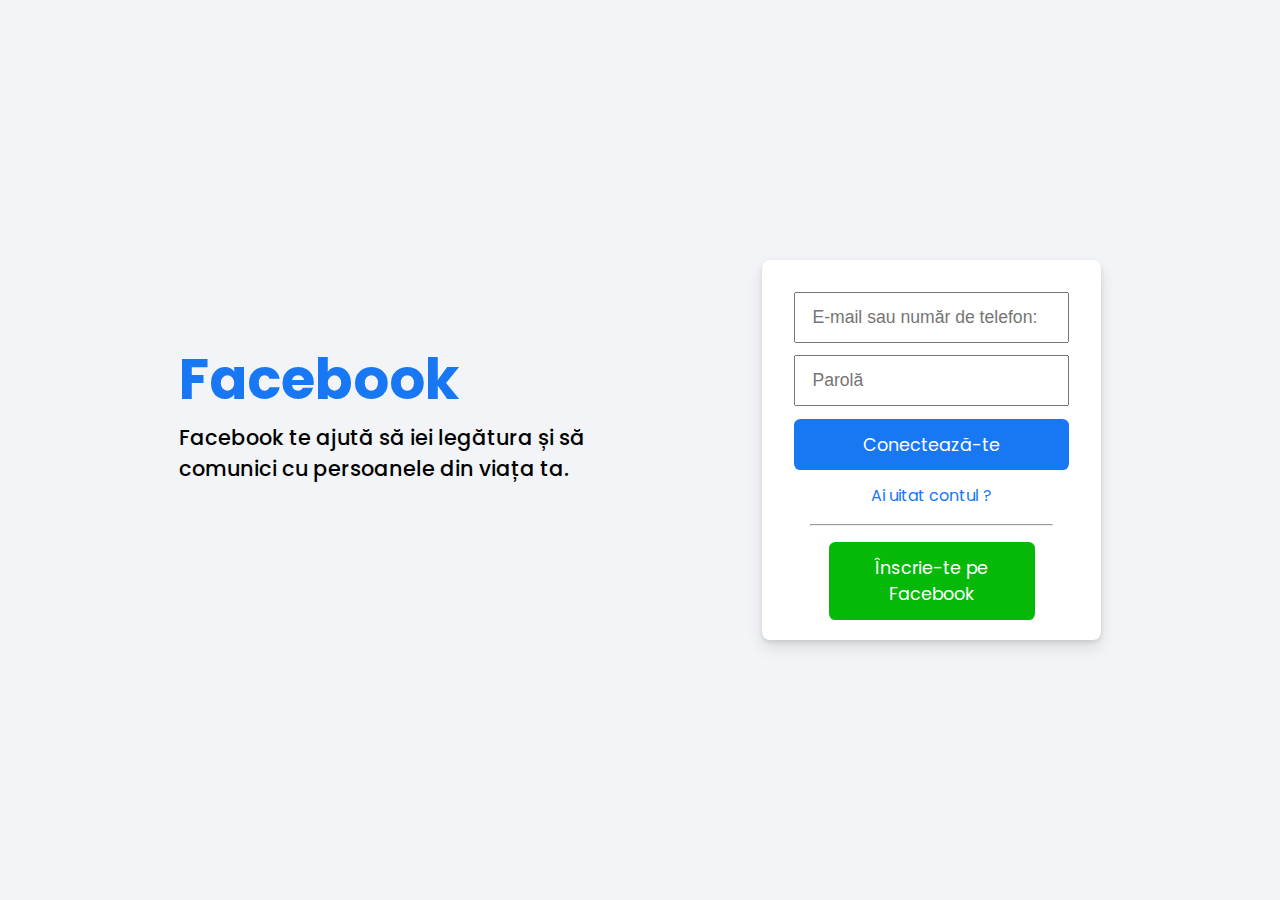
<file: index.html>
<html lang="en">
  <head>
    <meta charset="UTF-8" />
    <meta http-equiv="X-UA-Compatible" content="IE=edge" />
    <meta name="viewport" content="width=device-width, initial-scale=1.0" />
    <title>Facebook Login Page</title>
    <link rel="stylesheet" href="styles.css" />
  </head>
  <body>
    <div class="content">
      <div class="flex-div">
        <div class="name-content">
          <h1 class="logo">Facebook</h1>
          <p>Facebook te ajută să iei legătura și să comunici cu persoanele din viața ta.</p>
        </div>
          <form>
            <input type="text" placeholder="E-mail sau număr de telefon:" required />
            <input type="password" placeholder="Parolă" required>
            <td><a href="Alexandru Ioan Cuza.html" <button class="login">Conectează-te</button> </a></td>
            <a href="#">Ai uitat contul ?</a>
            <hr>
            <td><a href="links.html" <button class="create-account">Înscrie-te pe Facebook</button> </a></td>
          </form>
      </div>
    </div>
  </body>
</html>
</file>
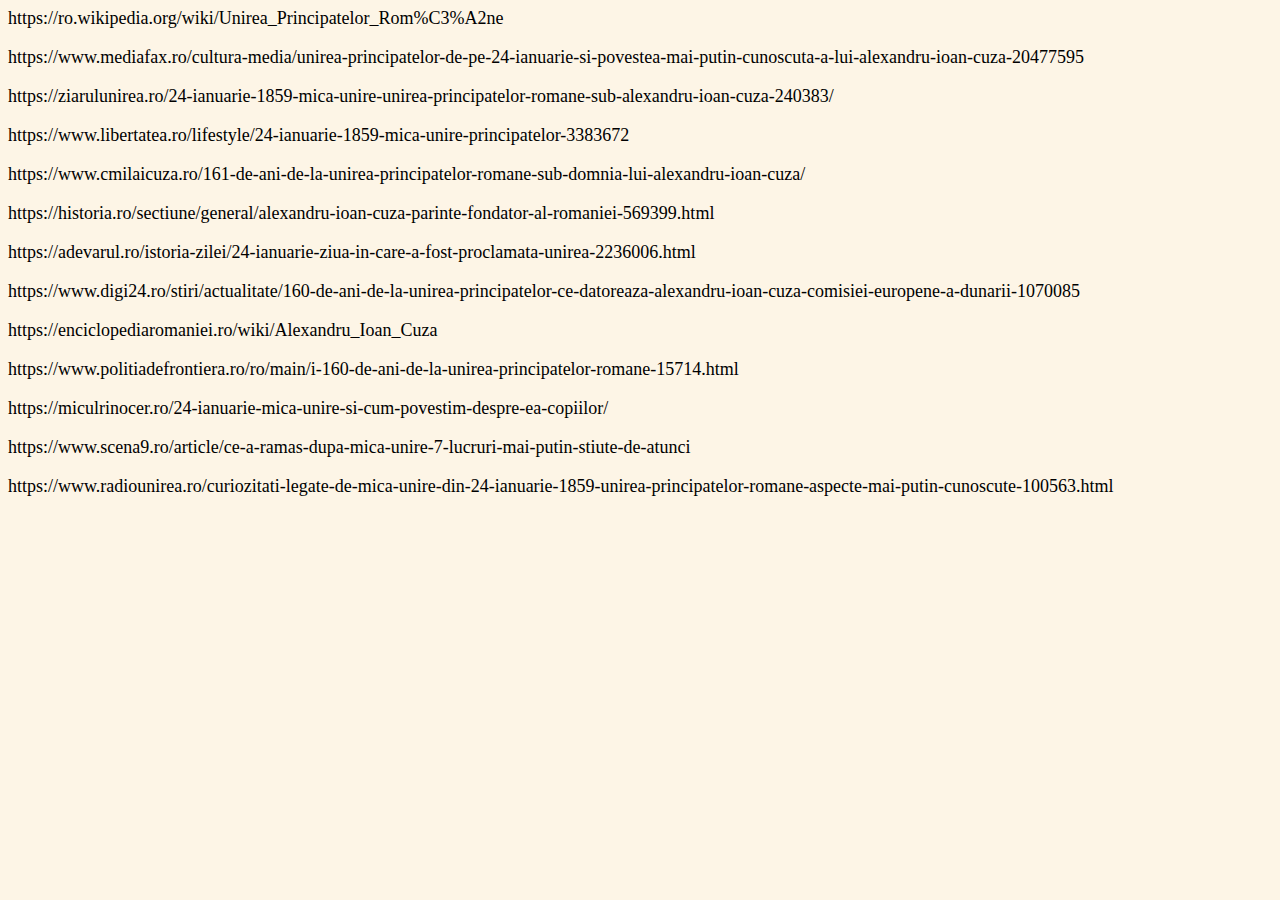
<file: links.html>
<html>
  <title> Bibliografie istorică </title>
  
<body bgcolor="OldLace">
<font size="4">
	<p>https://ro.wikipedia.org/wiki/Unirea_Principatelor_Rom%C3%A2ne</p>
	<p>https://www.mediafax.ro/cultura-media/unirea-principatelor-de-pe-24-ianuarie-si-povestea-mai-putin-cunoscuta-a-lui-alexandru-ioan-cuza-20477595</p>
	<p>https://ziarulunirea.ro/24-ianuarie-1859-mica-unire-unirea-principatelor-romane-sub-alexandru-ioan-cuza-240383/</p>
	<p>https://www.libertatea.ro/lifestyle/24-ianuarie-1859-mica-unire-principatelor-3383672</p>
	<p>https://www.cmilaicuza.ro/161-de-ani-de-la-unirea-principatelor-romane-sub-domnia-lui-alexandru-ioan-cuza/</p>
	<p>https://historia.ro/sectiune/general/alexandru-ioan-cuza-parinte-fondator-al-romaniei-569399.html</p>
	<p>https://adevarul.ro/istoria-zilei/24-ianuarie-ziua-in-care-a-fost-proclamata-unirea-2236006.html</p>
	<p>https://www.digi24.ro/stiri/actualitate/160-de-ani-de-la-unirea-principatelor-ce-datoreaza-alexandru-ioan-cuza-comisiei-europene-a-dunarii-1070085</p>
	<p>https://enciclopediaromaniei.ro/wiki/Alexandru_Ioan_Cuza</p>
	<p>https://www.politiadefrontiera.ro/ro/main/i-160-de-ani-de-la-unirea-principatelor-romane-15714.html</p>
	<p>https://miculrinocer.ro/24-ianuarie-mica-unire-si-cum-povestim-despre-ea-copiilor/</p>
	<p>https://www.scena9.ro/article/ce-a-ramas-dupa-mica-unire-7-lucruri-mai-putin-stiute-de-atunci</p>
	<p>https://www.radiounirea.ro/curiozitati-legate-de-mica-unire-din-24-ianuarie-1859-unirea-principatelor-romane-aspecte-mai-putin-cunoscute-100563.html</p>
</font>
</body>
</html>
</file>
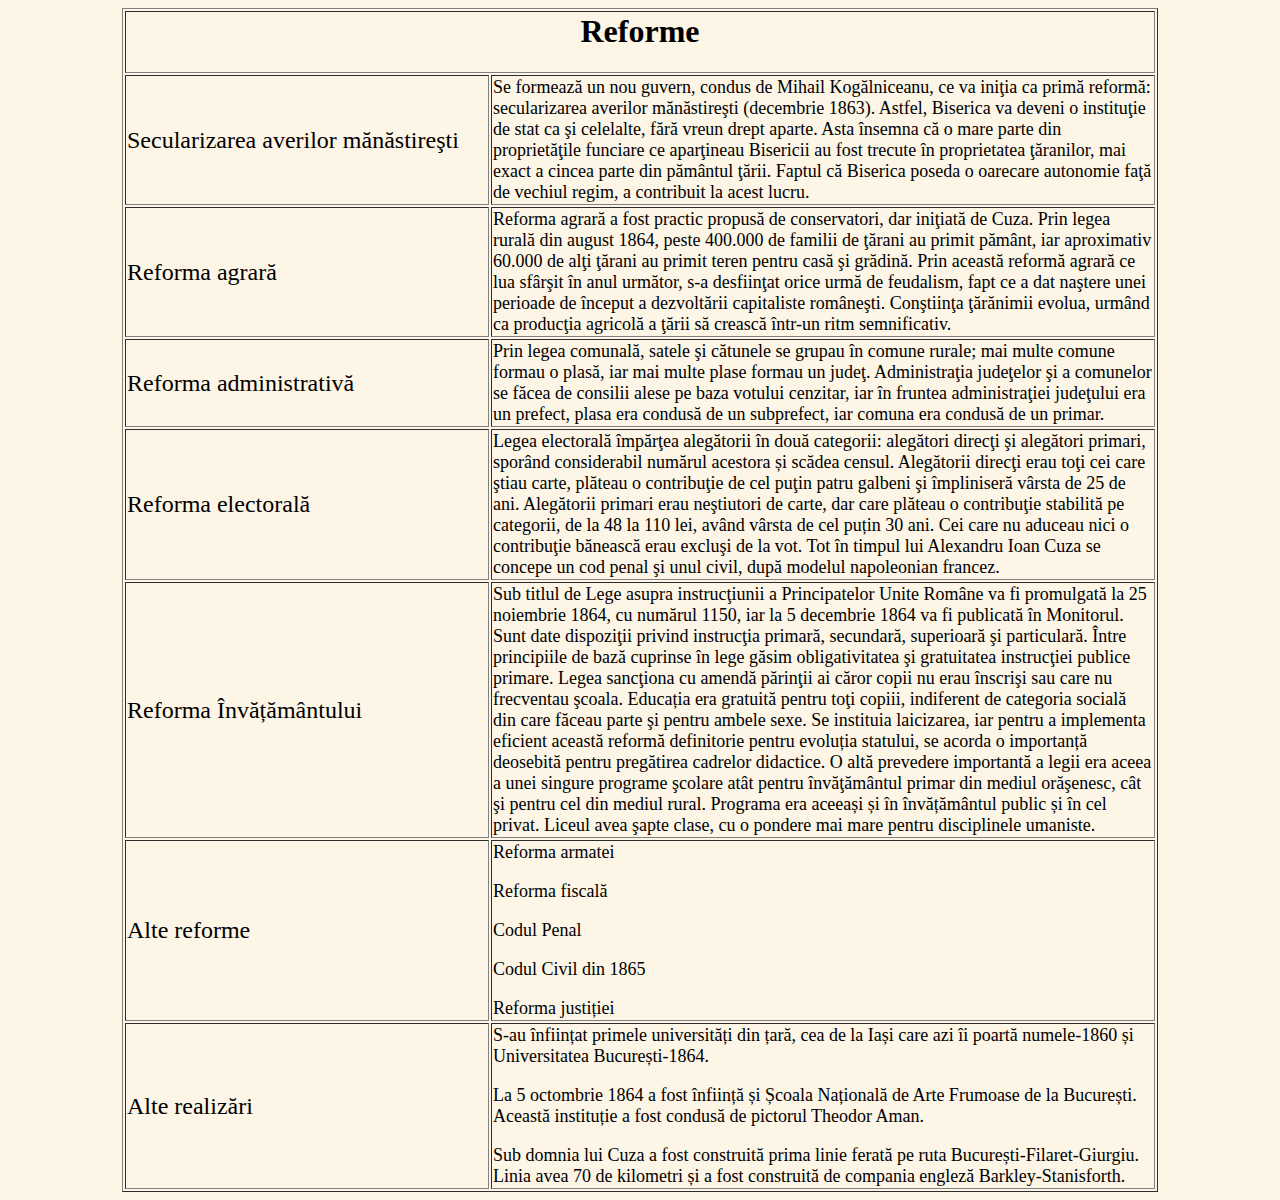
<file: reforme.html>
<html>
<title>Realizări importante</title>
<body bgcolor="OldLace" >
<table align="center" border="1" backgroun="https://upload.wikimedia.org/wikipedia/commons/0/06/Semnatura_lui_Alexandru_Ioan_Cuza.JPG">
	<tr>
		<td colspan="2" align="center"><h1>Reforme</h1></td>
	</tr>
	<tr>
		<td width="360"><font size="5">Secularizarea averilor mănăstireşti</font></td>
		<td width="660"><font size="4"><p class="tab">Se formează un nou guvern, condus de Mihail Kogălniceanu, ce va iniţia ca primă reformă: secularizarea averilor mănăstireşti (decembrie 1863). Astfel, Biserica va deveni o instituţie de stat ca şi celelalte, fără vreun drept aparte. Asta însemna că o mare parte din proprietăţile funciare ce aparţineau Bisericii au fost trecute în proprietatea ţăranilor, mai exact a cincea parte din pământul ţării. Faptul că Biserica poseda o oarecare autonomie faţă de vechiul regim, a contribuit la acest lucru.</p></font></td>
	</tr>
	<tr>
		<td  width="360"><font size="5">Reforma agrară</font></td>
		<td  width="360"><font size="4"> <p class="tab">Reforma agrară a fost practic propusă de conservatori, dar iniţiată de Cuza. Prin legea rurală din august 1864, peste 400.000 de familii de ţărani au primit pământ, iar aproximativ 60.000 de alţi ţărani au primit teren pentru casă şi grădină. Prin această reformă agrară ce lua sfârşit în anul următor, s-a desfiinţat orice urmă de feudalism, fapt ce a dat naştere unei perioade de început a dezvoltării capitaliste româneşti. Conştiinţa ţărănimii evolua, urmând ca producţia agricolă a ţării să crească într-un ritm semnificativ.</p></font></td>
	</tr>
	<tr>
		<td  width="360"><font size="5">Reforma administrativă</font></td>
		<td  width="360"><font size="4"><p class="tab">Prin legea comunală, satele şi cătunele se grupau în comune rurale; mai multe comune formau o plasă, iar mai multe plase formau un judeţ. Administraţia judeţelor şi a comunelor se făcea de consilii alese pe baza votului cenzitar, iar în fruntea administraţiei judeţului era un prefect, plasa era condusă de un subprefect, iar comuna era condusă de un primar.</p></font></td>
	</tr>
	<tr>
		<td  width="360"><font size="5">Reforma electorală</font></td>
		<td width="360"><font size="4"><p class="tab">Legea electorală împărţea alegătorii în două categorii: alegători direcţi şi alegători primari, sporând considerabil numărul acestora și scădea censul. Alegătorii direcţi erau toţi cei care ştiau carte, plăteau o contribuţie de cel puţin patru galbeni şi împliniseră vârsta de 25 de ani. Alegătorii primari erau neştiutori de carte, dar care plăteau o contribuţie stabilită pe categorii, de la 48 la 110 lei, având vârsta de cel puțin 30 ani. Cei care nu aduceau nici o contribuţie bănească erau excluşi de la vot. Tot în timpul lui Alexandru Ioan Cuza se concepe un cod penal şi unul civil, după modelul napoleonian francez.</p></td>

	</tr>
	<tr>
		<td width="360"><font size="5">Reforma Învățământului</font></td>
		<td width="360"><font size="4"><p class="tab">Sub titlul de Lege asupra instrucţiunii a Principatelor Unite Române va fi promulgată la 25 noiembrie 1864, cu numărul 1150, iar la 5 decembrie 1864 va fi publicată în Monitorul. Sunt date dispoziţii privind instrucţia primară, secundară, superioară şi particulară. Între principiile de bază cuprinse în lege găsim obligativitatea şi gratuitatea instrucţiei publice primare. Legea sancţiona cu amendă părinţii ai căror copii nu erau înscrişi sau care nu frecventau şcoala. Educația era gratuită pentru toţi copiii, indiferent de categoria socială din care făceau parte şi pentru ambele sexe. Se instituia laicizarea, iar pentru a implementa eficient această reformă definitorie pentru evoluția statului, se acorda o importanță deosebită pentru pregătirea cadrelor didactice. O altă prevedere importantă a legii era aceea a unei singure programe şcolare atât pentru învăţământul primar din mediul orăşenesc, cât şi pentru cel din mediul rural. Programa era aceeași și în învățământul public și în cel privat. Liceul avea şapte clase, cu o pondere mai mare pentru disciplinele umaniste.</p></font></td>
	</tr>
	<tr>
		<td width="360"><font size="5">Alte reforme</font></td>
		<td width="360"><font size="4"><p>Reforma armatei</p><p>Reforma fiscală</p> <p>Codul Penal</p> <p>Codul Civil din 1865</p> <p>Reforma justiției</p></font></td>
	</tr>
	<tr>
		<td width="360"><font size="5">Alte realizări</font></td>
		<td width="360"><font size="4"><p>S-au înființat primele universități din țară, cea de la Iași care azi îi poartă numele-1860 și Universitatea București-1864.</p> <p>La 5 octombrie 1864 a fost înființă și Școala Națională de Arte Frumoase de la București. Această instituție a fost condusă de pictorul Theodor Aman.</p> <p>Sub domnia lui Cuza a fost construită prima linie ferată pe ruta București-Filaret-Giurgiu. Linia avea 70 de kilometri și a fost construită de compania engleză Barkley-Stanisforth.</p> </font></td>
	</tr>
</table>

</body>
</html>
</file>
<file: styles.css>
@import url("https://fonts.googleapis.com/css2?family=Poppins:ital,wght@0,100;0,200;0,300;0,400;0,500;0,600;0,700;0,800;0,900;1,100;1,200;1,300;1,400;1,500;1,600;1,700;1,800;1,900&display=swap");

* {
  margin: 0;
  padding: 0;
  box-sizing: border-box;
}

body {
  font-family: "Poppins", sans-serif;
  background: #f2f4f7;
}

.content {
  position: absolute;
  top: 50%;
  left: 50%;
  transform: translate(-50%, -50%);
}

.flex-div {
  display: flex;
  justify-content: space-evenly;
  align-items: center;
}

.name-content {
  margin-right: 7rem;
}

.name-content .logo {
  font-size: 3.5rem;
  color: #1877f2;
}

.name-content p {
  font-size: 1.3rem;
  font-weight: 500;
  margin-bottom: 5rem;
}

form {
  display: flex;
  flex-direction: column;
  background: #fff;
  padding: 2rem;
  width: 530px;
  height: 380px;
  border-radius: 0.5rem;
  box-shadow: 0 2px 4px rgb(0 0 0 / 10%), 0 8px 16px rgb(0 0 0 / 10%);
}

form input {
  outline: none;
  padding: 0.8rem 1rem;
  margin-bottom: 0.8rem;
  font-size: 1.1rem;
}

form input:focus {
  border: 1.8px solid #1877f2;
}

form .login {
  outline: none;
  border: none;
  background: #1877f2;
  padding: 0.8rem 1rem;
  border-radius: 0.4rem;
  font-size: 1.1rem;
  color: #fff;
}

form .login:hover {
  background: #0f71f1;
  cursor: pointer;
}

form a {
  text-decoration: none;
  text-align: center;
  font-size: 1rem;
  padding-top: 0.8rem;
  color: #1877f2;
}

form hr {
  background: #f7f7f7;
  margin: 1rem;
}

form .create-account {
  outline: none;
  border: none;
  background: #06b909;
  padding: 0.8rem 1rem;
  border-radius: 0.4rem;
  font-size: 1.1rem;
  color: #fff;
  width: 75%;
  margin: 0 auto;
}

form .create-account:hover {
  background: #03ad06;
  cursor: pointer;
}

/* //.........Media Query.........// */

@media (max-width: 500px) {
  html {
    font-size: 60%;
  }

  .name-content {
    margin: 0;
    text-align: center;
  }

  form {
    width: 300px;
    height: fit-content;
  }

  form input {
    margin-bottom: 1rem;
    font-size: 1.5rem;
  }

  form .login {
    font-size: 1.5rem;
  }

  form a {
    font-size: 1.5rem;
  }

  form .create-account {
    font-size: 1.5rem;
  }

  .flex-div {
    display: flex;
    flex-direction: column;
  }
}

@media (min-width: 501px) and (max-width: 768px) {
  html {
    font-size: 60%;
  }

  .name-content {
    margin: 0;
    text-align: center;
  }

  form {
    width: 300px;
    height: fit-content;
  }

  form input {
    margin-bottom: 1rem;
    font-size: 1.5rem;
  }

  form .login {
    font-size: 1.5rem;
  }

  form a {
    font-size: 1.5rem;
  }

  form .create-account {
    font-size: 1.5rem;
  }

  .flex-div {
    display: flex;
    flex-direction: column;
  }
}

@media (min-width: 769px) and (max-width: 1200px) {
  html {
    font-size: 60%;
  }

  .name-content {
    margin: 0;
    text-align: center;
  }

  form {
    width: 300px;
    height: fit-content;
  }

  form input {
    margin-bottom: 1rem;
    font-size: 1.5rem;
  }

  form .login {
    font-size: 1.5rem;
  }

  form a {
    font-size: 1.5rem;
  }

  form .create-account {
    font-size: 1.5rem;
  }

  .flex-div {
    display: flex;
    flex-direction: column;
  }

  @media (orientation: landscape) and (max-height: 500px) {
    .header {
      height: 90vmax;
    }
  }  
}
</file>
